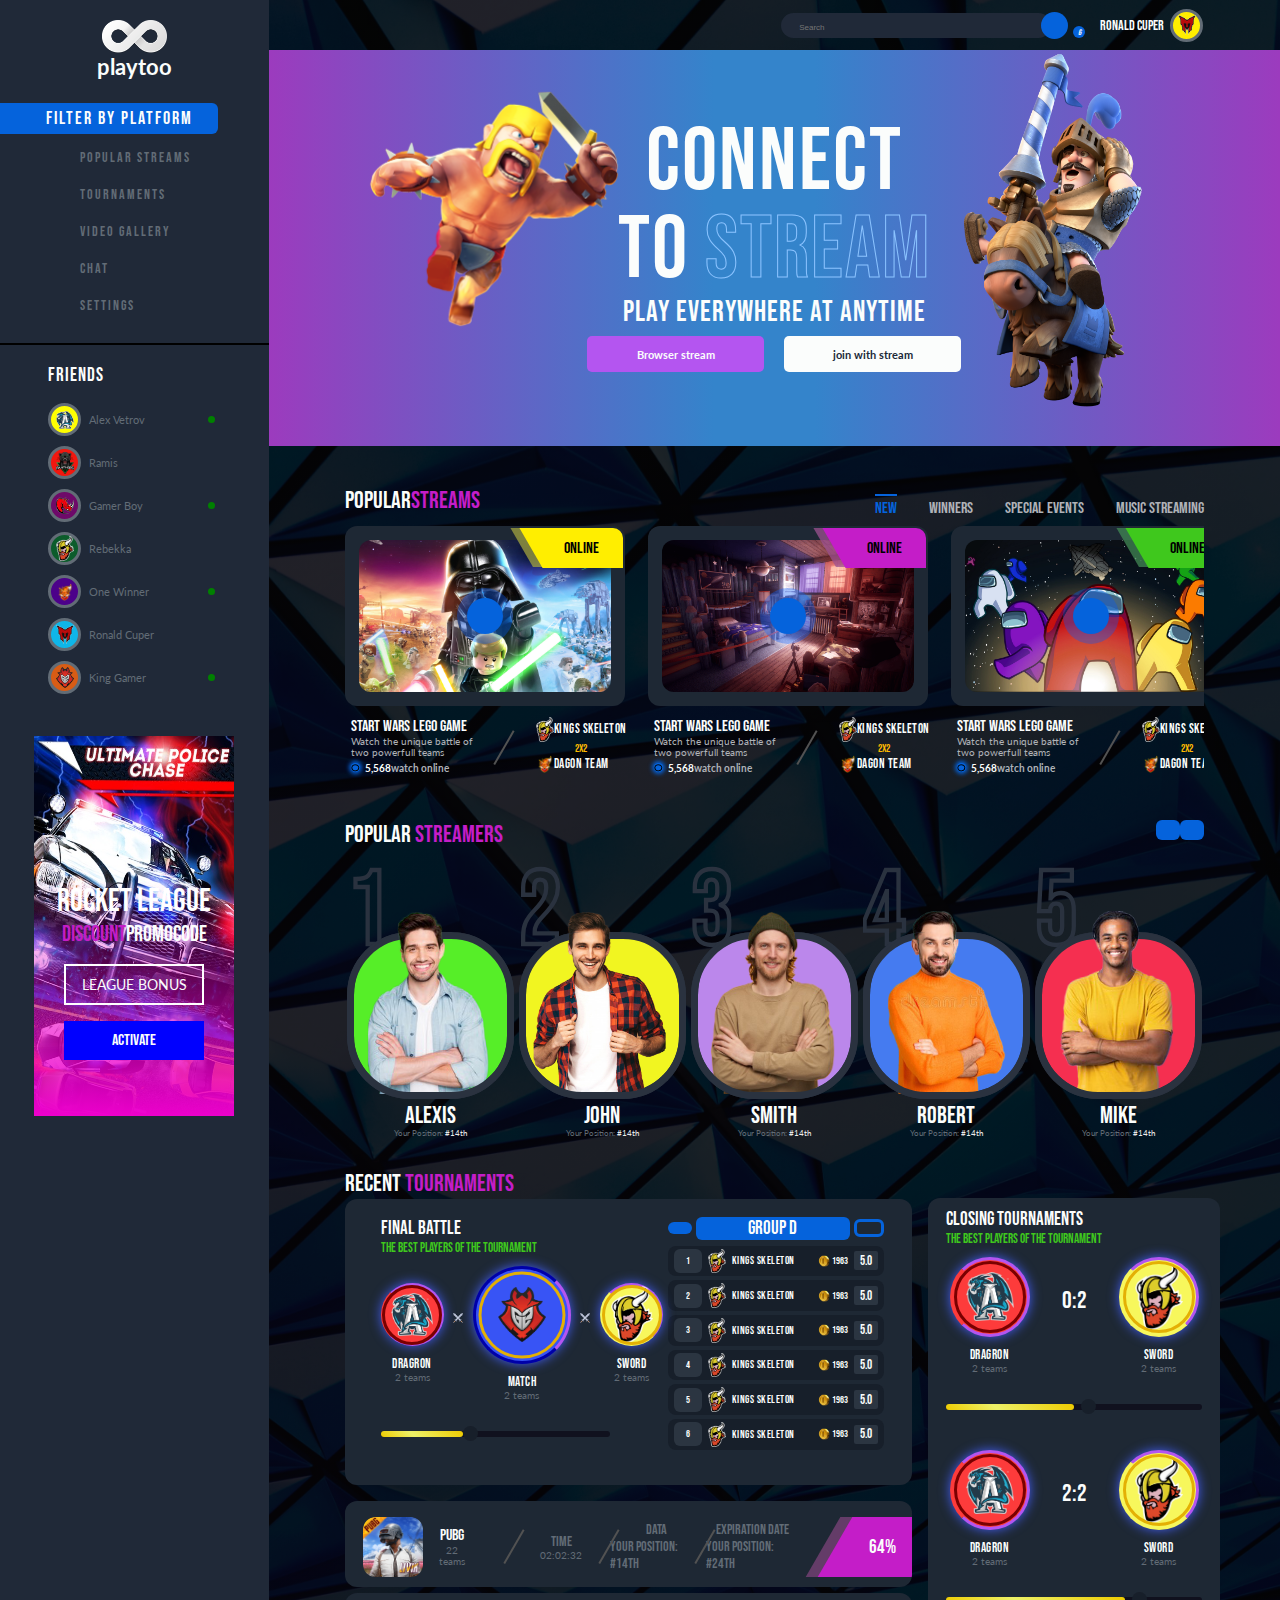
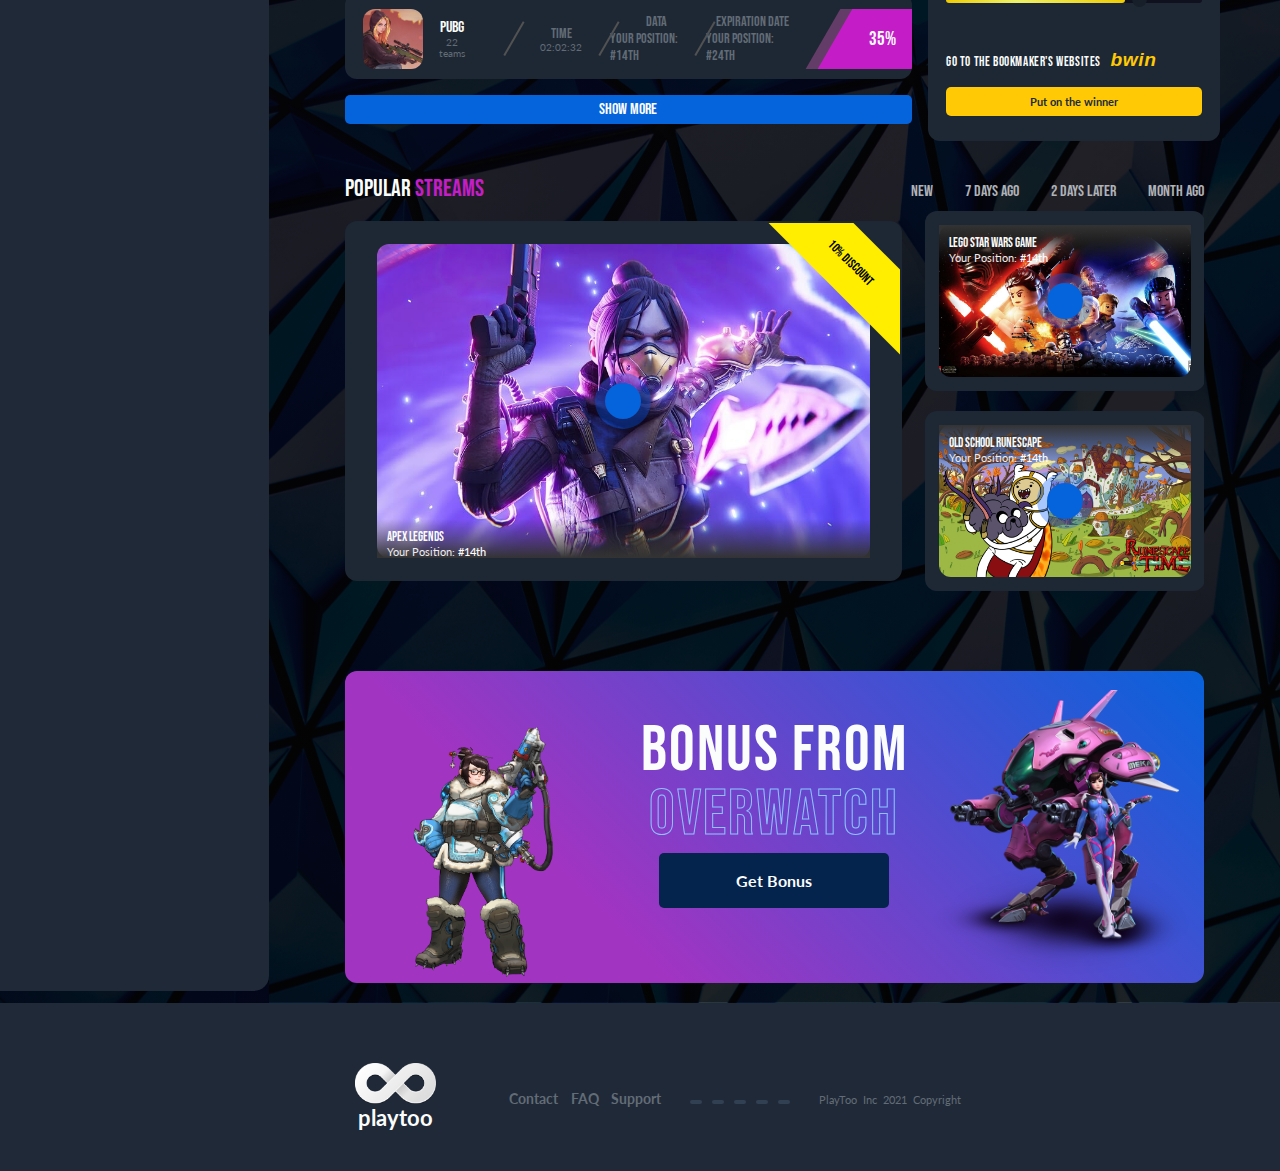
<file: index.html>
<!DOCTYPE html>
<html lang="en">
  <head>
    <meta charset="UTF-8" />
    <meta http-equiv="X-UA-Compatible" content="IE=edge" />
    <meta name="viewport" content="width=device-width, initial-scale=1.0" />
    <link rel="preconnect" href="https://fonts.googleapis.com" />
    <link rel="preconnect" href="https://fonts.gstatic.com" crossorigin />
    <link
      href="https://fonts.googleapis.com/css2?family=Bebas+Neue&family=Lato:ital,wght@0,400;0,900;1,700&display=swap"
      rel="stylesheet"
    />
    <link
      rel="stylesheet"
      href="https://cdnjs.cloudflare.com/ajax/libs/font-awesome/6.0.0-beta3/css/all.min.css"
      integrity="sha512-Fo3rlrZj/k7ujTnHg4CGR2D7kSs0v4LLanw2qksYuRlEzO+tcaEPQogQ0KaoGN26/zrn20ImR1DfuLWnOo7aBA=="
      crossorigin="anonymous"
      referrerpolicy="no-referrer"
    />

    <link rel="icon" type="image/x-icon" href="/images/favicon.png" />
    <link rel="stylesheet" href="style.css" />
    <title>playtoo</title>
  </head>
  <body>
    <input type="checkbox" id="sidebar-btn" class="sidebar-btn" checked />
    <label for="sidebar-btn"></label>
    <div class="gridwhole">
      <main>
        <header>
          <input
            type="text"
            placeholder="Search"
            name="search"
            id="searchbar"
          />
          <a href="#" class="searchbutton"><i class="fas fa-search"></i></a>
          <a href="#" class="notifications"
            ><i class="fas fa-bell"><span class="badge">6</span></i></a
          >

          <a href="#" class="accountholder">
            <span class="profile">
              <p>Ronald Cuper</p>
              <span class="avatar">
                <img src="./images/profilepic (6).png" alt="" />
              </span>
            </span>
          </a>
        </header>

        <div class="banner">
          <div class="bannercontent">
            <h1>connect</h1>
            <h1>to <span>STREAM</span></h1>
            <h6 class="subtitle">PLAy EVERYWHERE AT ANYTIME</h6>

            <div class="banner-btns">
              <a href="#" class="stream">Browser stream</a>
              <a href="#" class="joinwith">join with stream</a>
            </div>
          </div>

          <div class="bannerimg bannerimg-1">
            <img src="./images/pngegg (7).png" alt="" />
          </div>
          <div class="bannerimg bannerimg-2">
            <img src="./images/pngegg (6).png" alt="" />
          </div>
        </div>

        <section class="popular">
          <div class="container">
            <div class="popular-top">
              <h1 class="popular-title">Popular <span> streams</span></h1>

              <input
                class="tab-button"
                type="radio"
                name="popular"
                id="t1"
                checked
              />
              <input class="tab-button" type="radio" name="popular" id="t2" />
              <input class="tab-button" type="radio" name="popular" id="t3" />
              <input class="tab-button" type="radio" name="popular" id="t4" />

              <div class="popular-tabs">
                <label for="t1"
                  ><a href="#"><h4>New</h4></a>
                </label>
                <label for="t2"
                  ><a href="#"><h4>Winners</h4></a></label
                >
                <label for="t3"
                  ><a href="#"><h4>Special Events</h4></a></label
                >
                <label for="t4"
                  ><a href="#"><h4>Music streaming</h4></a></label
                >
              </div>
            </div>
            <div class="popular-content">
              <label class="stream1" for="thumbnail1">
                <input
                  class="radio-button"
                  type="radio"
                  name="radio"
                  id="thumbnail1"
                />
                <div class="popular-thumb">
                  <div class="popular-video">&nbsp;</div>

                  <span class="online-tag"
                    ><span class="tag"> online </span></span
                  >
                  <span class="play-button"
                    ><a href="#"><i class="fas fa-play"></i></a
                  ></span>
                </div>
                <div class="popular-des">
                  <div class="left">
                    <h4>Start wars lego game</h4>
                    <p>
                      Watch the unique battle of<br />
                      two powerfull teams
                    </p>
                    <h6>
                      <div class="dot1">&nbsp;</div>
                      <span>5,568</span>watch online
                    </h6>
                  </div>
                  <div class="middle">&nbsp;</div>
                  <div class="right">
                    <div class="player">
                      <img src="./images/profilepic (4).png" alt="" />
                      <h5>Kings Skeleton</h5>
                    </div>
                    <p class="one2one">2x2</p>
                    <div class="player">
                      <img src="./images/profilepic (5).png" alt="" />
                      <h5>Dagon Team</h5>
                    </div>
                  </div>
                </div>
              </label>

              <label for="thumbnail2" class="stream2">
                <input
                  class="radio-button"
                  type="radio"
                  name="radio"
                  id="thumbnail2"
                />
                <div class="popular-thumb">
                  <div class="popular-video">&nbsp;</div>

                  <span class="online-tag"
                    ><span class="tag"> online </span></span
                  >
                  <span class="play-button"
                    ><a href="#"><i class="fas fa-play"></i></a
                  ></span>
                </div>
                <div class="popular-des">
                  <div class="left">
                    <h4>Start wars lego game</h4>
                    <p>
                      Watch the unique battle of<br />
                      two powerfull teams
                    </p>
                    <h6>
                      <div class="dot1">&nbsp;</div>
                      <span>5,568</span>watch online
                    </h6>
                  </div>
                  <div class="middle">&nbsp;</div>
                  <div class="right">
                    <div class="player">
                      <img src="./images/profilepic (4).png" alt="" />
                      <h5>Kings Skeleton</h5>
                    </div>
                    <p class="one2one">2x2</p>
                    <div class="player">
                      <img src="./images/profilepic (5).png" alt="" />
                      <h5>Dagon Team</h5>
                    </div>
                  </div>
                </div>
              </label>
              <label for="thumbnail3" class="stream3">
                <input
                  class="radio-button"
                  type="radio"
                  name="radio"
                  id="thumbnail3"
                />
                <div class="popular-thumb">
                  <div class="popular-video">&nbsp;</div>

                  <span class="online-tag"
                    ><span class="tag"> online </span></span
                  >
                  <span class="play-button"
                    ><a href="#"><i class="fas fa-play"></i></a
                  ></span>
                </div>
                <div class="popular-des">
                  <div class="left">
                    <h4>Start wars lego game</h4>
                    <p>
                      Watch the unique battle of<br />
                      two powerfull teams
                    </p>
                    <h6>
                      <div class="dot1">&nbsp;</div>
                      <span>5,568</span>watch online
                    </h6>
                  </div>
                  <div class="middle">&nbsp;</div>
                  <div class="right">
                    <div class="player">
                      <img src="./images/profilepic (4).png" alt="" />
                      <h5>Kings Skeleton</h5>
                    </div>
                    <p class="one2one">2x2</p>
                    <div class="player">
                      <img src="./images/profilepic (5).png" alt="" />
                      <h5>Dagon Team</h5>
                    </div>
                  </div>
                </div>
              </label>

              <label class="stream4" for="thumbnail4">
                <input
                  class="radio-button"
                  type="radio"
                  name="radio"
                  id="thumbnail4"
                />
                <div class="popular-thumb">
                  <div class="popular-video">&nbsp;</div>

                  <span class="online-tag"
                    ><span class="tag"> online </span></span
                  >
                  <span class="play-button"
                    ><a href="#"><i class="fas fa-play"></i></a
                  ></span>
                </div>
                <div class="popular-des">
                  <div class="left">
                    <h4>Start wars lego game</h4>
                    <p>
                      Watch the unique battle of<br />
                      two powerfull teams
                    </p>
                    <h6>
                      <div class="dot1">&nbsp;</div>
                      <span>5,568</span>watch online
                    </h6>
                  </div>
                  <div class="middle">&nbsp;</div>
                  <div class="right">
                    <div class="player">
                      <img src="./images/profilepic (4).png" alt="" />
                      <h5>Kings Skeleton</h5>
                    </div>
                    <p class="one2one">2x2</p>
                    <div class="player">
                      <img src="./images/profilepic (5).png" alt="" />
                      <h5>Dagon Team</h5>
                    </div>
                  </div>
                </div>
              </label>
            </div>
          </div>
        </section>

        <section class="streamers">
          <div class="container">
            <h1 class="streamers-title">Popular <span>streamers</span></h1>
            <a href="" class="stream-control"
              ><i class="fa fa-chevron-right"></i></a
            ><a href="" class="stream-control"
              ><i class="fa fa-chevron-left"></i
            ></a>
            <div class="slider">
              <input id="rad1" type="radio" name="rad" checked />
              <div class="box">
                <h1>1</h1>
                <div class="tap">
                  <img src="./images/guy1.png" alt="" />
                </div>
                <div class="tapp"></div>
                <img src="./images/guy1.png" alt="" />

                <h2>Alexis</h2>
                <h6>
                  Your Position:
                  <span>#14th</span>
                </h6>
                <label for="rad5"><i class="fa fa-chevron-left"></i></label>
                <label for="rad2"><i class="fa fa-chevron-right"></i></label>
              </div>

              <input id="rad2" type="radio" name="rad" />
              <div class="box">
                <h1>2</h1>
                <div class="tap">
                  <img src="./images/c2.png" alt="" />
                </div>
                <div class="tapp"></div>
                <img src="./images/c2.png" alt="" />
                <h2>John</h2>
                <h6>
                  Your Position:
                  <span>#14th</span>
                </h6>

                <label for="rad1"><i class="fa fa-chevron-left"></i></label>
                <label for="rad3"><i class="fa fa-chevron-right"></i></label>
              </div>

              <input id="rad3" type="radio" name="rad" />
              <div class="box">
                <h1>3</h1>
                <div class="tap">
                  <img src="./images/c3.png" alt="" />
                </div>
                <div class="tapp"></div>
                <img src="./images/c3.png" alt="" />
                <h2>smith</h2>
                <h6>
                  Your Position:
                  <span>#14th</span>
                </h6>
                <label for="rad2"><i class="fa fa-chevron-left"></i></label>
                <label for="rad4"><i class="fa fa-chevron-right"></i></label>
              </div>

              <input id="rad4" type="radio" name="rad" />
              <div class="box">
                <h1>4</h1>
                <div class="tap">
                  <img src="./images/c4.png" alt="" />
                </div>
                <div class="tapp"></div>
                <img src="./images/c4.png" alt="" />
                <h2>Robert</h2>
                <h6>
                  Your Position:
                  <span>#14th</span>
                </h6>
                <label for="rad3"><i class="fa fa-chevron-left"></i></label>
                <label for="rad5"><i class="fa fa-chevron-right"></i></label>
              </div>

              <input id="rad5" type="radio" name="rad" />
              <div class="box">
                <h1>5</h1>
                <div class="tap">
                  <img src="./images/c5.png" alt="" />
                </div>
                <div class="tapp"></div>
                <img src="./images/c5.png" alt="" />
                <h2>mike</h2>
                <h6>
                  Your Position:
                  <span>#14th</span>
                </h6>

                <label for="rad4"><i class="fa fa-chevron-left"></i></label>
                <label for="rad1"><i class="fa fa-chevron-right"></i></label>
              </div>
            </div>
          </div>
        </section>

        <section class="tournaments">
          <div class="container">
            <h1 class="tour-title">Recent<span> Tournaments</span></h1>

            <div class="tour-grid">
              <div class="tour-idam">
                <div class="box1">
                  <div class="finalbattle">
                    <h2 class="final-title">Final Battle</h2>
                    <p>The Best Players of the tournament</p>
                    <div class="battleshow">
                      <div class="bat-left">
                        <div class="circle cir-left">
                          <img src="./images/profilepic (3).png" alt="" />
                        </div>

                        <h4>Dragron</h4>
                        <p>2 teams</p>
                      </div>
                      <div class="between">
                        <img src="./images/sword.png" alt="" />
                      </div>
                      <div class="bat-middle">
                        <div class="circle cir-middle">
                          <img src="./images/profilepic (7).png" alt="" />
                        </div>
                        <h4>Match</h4>
                        <p>2 teams</p>
                      </div>
                      <div class="between">
                        <img src="./images/sword.png" alt="" />
                      </div>
                      <div class="bat-right">
                        <div class="circle cir-right">
                          <img src="./images/profilepic (4).png" alt="" />
                        </div>
                        <h4>Sword</h4>
                        <p>2 teams</p>
                      </div>
                    </div>
                    <div class="progress-bar">
                      <div class="progressing" per="Time"></div>
                      <span class="pointer"
                        ><i class="fas fa-stopwatch"></i
                      ></span>
                    </div>
                  </div>
                  <div class="winner-list">
                    <div class="list-header">
                      <div class="idam"><i class="fa fa-chevron-left"></i></div>
                      <div class="nadu">
                        <h2 class="list-title">GROUP D</h2>
                      </div>
                      <div class="valam">
                        <i class="fa fa-chevron-right"></i>
                      </div>
                    </div>
                    <div class="player-list">
                      <div class="playno"><p>1</p></div>
                      <div class="player">
                        <img src="./images/profilepic (4).png" alt="" />
                        <h5>Kings Skeleton</h5>
                      </div>
                      <div class="coins">
                        <img
                          src="./images/purepng.com-gold-coinsflatcoinsroundmetalgoldclipart-1421526479679crdnh.png"
                          alt=""
                        />
                        <p>1963</p>
                      </div>
                      <div class="rank"><p>5.0</p></div>
                    </div>

                    <div class="player-list">
                      <div class="playno"><p>2</p></div>
                      <div class="player">
                        <img src="./images/profilepic (4).png" alt="" />
                        <h5>Kings Skeleton</h5>
                      </div>
                      <div class="coins">
                        <img
                          src="./images/purepng.com-gold-coinsflatcoinsroundmetalgoldclipart-1421526479679crdnh.png"
                          alt=""
                        />
                        <p>1963</p>
                      </div>
                      <div class="rank">5.0</div>
                    </div>

                    <div class="player-list">
                      <div class="playno"><p>3</p></div>
                      <div class="player">
                        <img src="./images/profilepic (4).png" alt="" />
                        <h5>Kings Skeleton</h5>
                      </div>
                      <div class="coins">
                        <img
                          src="./images/purepng.com-gold-coinsflatcoinsroundmetalgoldclipart-1421526479679crdnh.png"
                          alt=""
                        />
                        <p>1963</p>
                      </div>
                      <div class="rank">5.0</div>
                    </div>

                    <div class="player-list">
                      <div class="playno"><p>4</p></div>
                      <div class="player">
                        <img src="./images/profilepic (4).png" alt="" />
                        <h5>Kings Skeleton</h5>
                      </div>
                      <div class="coins">
                        <img
                          src="./images/purepng.com-gold-coinsflatcoinsroundmetalgoldclipart-1421526479679crdnh.png"
                          alt=""
                        />
                        <p>1963</p>
                      </div>
                      <div class="rank">5.0</div>
                    </div>

                    <div class="player-list">
                      <div class="playno"><p>5</p></div>
                      <div class="player">
                        <img src="./images/profilepic (4).png" alt="" />
                        <h5>Kings Skeleton</h5>
                      </div>
                      <div class="coins">
                        <img
                          src="./images/purepng.com-gold-coinsflatcoinsroundmetalgoldclipart-1421526479679crdnh.png"
                          alt=""
                        />
                        <p>1963</p>
                      </div>
                      <div class="rank">5.0</div>
                    </div>

                    <div class="player-list">
                      <div class="playno"><p>6</p></div>
                      <div class="player">
                        <img src="./images/profilepic (4).png" alt="" />
                        <h5>Kings Skeleton</h5>
                      </div>
                      <div class="coins">
                        <img
                          src="./images/purepng.com-gold-coinsflatcoinsroundmetalgoldclipart-1421526479679crdnh.png"
                          alt=""
                        />
                        <p>1963</p>
                      </div>
                      <div class="rank">5.0</div>
                    </div>
                  </div>
                </div>
                <div class="box2">
                  <div class="records">
                    <div class="games">
                      <img src="./images/icon_logo.png" alt="" />
                      <div class="caption-games">
                        <h4 class="game-name">PUBG</h4>
                        <p>22 teams</p>
                      </div>
                    </div>
                    <div class="middle mid-1">&nbsp;</div>
                    <div class="timer">
                      <h6>TIME</h6>
                      <p>02:02:32</p>
                    </div>
                    <div class="middle">&nbsp;</div>
                    <div class="data">
                      <h6>DATA</h6>
                      <h6 class="pos">
                        Your Position:
                        <span>#14th</span>
                      </h6>
                    </div>
                    <div class="middle mid-1">&nbsp;</div>
                    <div class="expiration">
                      <h6>EXPIRATION DATE</h6>
                      <h6 class="pos">
                        Your Position:
                        <span>#24th</span>
                      </h6>
                    </div>
                    <div class="percentage"><h3>64%</h3></div>
                  </div>

                  <div class="records">
                    <div class="games">
                      <img src="./images/abwr9J.jpg" alt="" />
                      <div class="caption-games">
                        <h4 class="game-name">PUBG</h4>
                        <p>22 teams</p>
                      </div>
                    </div>
                    <div class="middle mid-1">&nbsp;</div>
                    <div class="timer">
                      <h6>TIME</h6>
                      <p>02:02:32</p>
                    </div>
                    <div class="middle">&nbsp;</div>
                    <div class="data">
                      <h6>DATA</h6>
                      <h6 class="pos">
                        Your Position:
                        <span>#14th</span>
                      </h6>
                    </div>
                    <div class="middle mid-1">&nbsp;</div>
                    <div class="expiration">
                      <h6>EXPIRATION DATE</h6>
                      <h6 class="pos">
                        Your Position:
                        <span>#24th</span>
                      </h6>
                    </div>
                    <div class="percentage"><h3>35%</h3></div>
                  </div>

                  <div class="showmore">show more</div>
                </div>
              </div>
              <div class="closing-tournament">
                <h2 class="closing-title">Closing Tournaments</h2>
                <p>The Best Players of the tournament</p>

                <div class="closing-show">
                  <div class="close-left">
                    <div class="circle cir-left">
                      <img src="./images/profilepic (3).png" alt="" />
                    </div>

                    <h4>Dragron</h4>
                    <p>2 teams</p>
                  </div>
                  <div class="between"><h2>0:2</h2></div>
                  <div class="close-right">
                    <div class="circle cir-right">
                      <img src="./images/profilepic (4).png" alt="" />
                    </div>
                    <h4>Sword</h4>
                    <p>2 teams</p>
                  </div>
                </div>
                <div class="progress-bar">
                  <div class="progressing pro-2" per="Time"></div>
                  <span class="pointer ter-2"
                    ><i class="fas fa-stopwatch"></i
                  ></span>
                </div>
                <div class="closing-show">
                  <div class="close-left">
                    <div class="circle cir-left">
                      <img src="./images/profilepic (3).png" alt="" />
                    </div>

                    <h4>Dragron</h4>
                    <p>2 teams</p>
                  </div>
                  <div class="between"><h2>2:2</h2></div>
                  <div class="close-right">
                    <div class="circle cir-right">
                      <img src="./images/profilepic (4).png" alt="" />
                    </div>
                    <h4>Sword</h4>
                    <p>2 teams</p>
                  </div>
                </div>
                <div class="progress-bar">
                  <div class="progressing pro-3" per="Time"></div>
                  <span class="pointer ter-3"
                    ><i class="fas fa-stopwatch"></i
                  ></span>
                </div>
                <h5>Go to the bookmaker's websites <span>bwin</span></h5>
                <a href="#" class="winner-btn">Put on the winner</a>
              </div>
            </div>
          </div>
        </section>

        <section class="bottom" id="bottom">
          <div class="container">
            <div class="bottom-top">
              <h1 class="bottom-title">Popular <span>streams</span></h1>
              <ul class="bottom-tabs">
                <li><a href="#bottom">New</a></li>
                <li><a href="#bottom">7 days ago</a></li>
                <li><a href="#bottom">2 days later</a></li>
                <li><a href="#bottom">Month ago</a></li>
              </ul>
            </div>
            <div class="bottom-content">
              <label class="bot1" for="thumb1">
                <input
                  class="radio-button"
                  type="radio"
                  name="radio"
                  id="thumb1"
                />
                <div class="bottom-thumb">
                  <div class="bottom-video">
                    <div class="bot-overlay">
                      <h5>APEX LEGENDS</h5>
                      <h6>
                        Your Position:
                        <span>#14th</span>
                      </h6>
                    </div>
                  </div>

                  <span class="discount-tag"
                    ><span class="tagg"> 10% Discount </span></span
                  >
                  <span class="play-button"
                    ><a href="#"><i class="fas fa-play"></i></a
                  ></span>
                </div>
              </label>

              <label class="bot2" for="thumb2">
                <input
                  class="radio-button"
                  type="radio"
                  name="radio"
                  id="thumb2"
                />
                <div class="bottom-thumb">
                  <div class="bottom-video">
                    <div class="bottom-overlay">
                      <h5>LEGO Star wars Game</h5>
                      <h6>
                        Your Position:
                        <span>#14th</span>
                      </h6>
                    </div>
                  </div>

                  <span class="play-button"
                    ><a href="#"><i class="fas fa-play"></i></a
                  ></span>
                </div>
              </label>

              <label class="bot3" for="thumb3">
                <input
                  class="radio-button"
                  type="radio"
                  name="radio"
                  id="thumb3"
                />
                <div class="bottom-thumb">
                  <div class="bottom-video">
                    <div class="bottom-overlay">
                      <h5>OLD SCHOOL RUNESCAPE</h5>
                      <h6>
                        Your Position:
                        <span>#14th</span>
                      </h6>
                    </div>
                  </div>

                  <span class="play-button"
                    ><a href="#"><i class="fas fa-play"></i></a
                  ></span>
                </div>
              </label>
            </div>
          </div>
        </section>

        <section class="bot-banner">
          <div class="container">
            <div class="poster">
              <h1>BONUS FROM</h1>
              <h1>OVERWATCH</h1>
              <a href="#" class="bonus">Get Bonus</a>

              <img src="./images/mei.png" alt="" />
              <img src="./images/pngwing.com (1).png" alt="" />
            </div>
          </div>
        </section>
      </main>

      <aside class="sidebar">
        <div class="logo">
          <img
            src="./images/178-1786336_white-infinity-symbol-png-clipart-freeuse-library-infinity.png"
            alt=""
            class="logo__img"
          />
          <h1 class="logo__name">playtoo</h1>
        </div>

        <ul class="nav">
          <li>
            <a href="#">
              <span>Filter by platform</span>
            </a>
          </li>
          <li>
            <a href="#">
              <i class="fas fa-play-circle"></i>
              <span>Popular Streams</span>
            </a>
          </li>
          <li>
            <a href="#">
              <i class="fas fa-trophy"></i>
              <span>Tournaments</span>
            </a>
          </li>
          <li>
            <a href="#">
              <i class="fas fa-image"></i>
              <span>video gallery</span>
            </a>
          </li>
          <li>
            <a href="#">
              <i class="fab fa-rocketchat"></i>
              <span>chat</span>
            </a>
          </li>
          <li>
            <a href="#">
              <i class="fas fa-cogs"></i>
              <span>settings</span>
            </a>
          </li>
        </ul>
        <div class="friendslist">
          <h3>Friends</h3>

          <ul>
            <li>
              <a href="#">
                <span class="profile">
                  <span class="avatar">
                    <img src="./images/profilepic (3).png" alt="" />
                  </span>
                  <p>Alex Vetrov</p>
                </span>
                <span class="indicator"></span>
              </a>
            </li>
            <li>
              <a href="#">
                <span class="profile">
                  <span class="avatar">
                    <img src="./images/profilepic (1).png" alt="" />
                  </span>
                  <p>Ramis</p></span
                >
                <span class="indicator"><i class="fas fa-wifi"></i></span>
              </a>
            </li>
            <li>
              <a href="#">
                <span class="profile">
                  <span class="avatar">
                    <img src="./images/profilepic (2).png" alt="" />
                  </span>
                  <p>Gamer Boy</p></span
                >
                <span class="indicator"></span>
              </a>
            </li>
            <li>
              <a href="#">
                <span class="profile">
                  <span class="avatar">
                    <img src="./images/profilepic (4).png" alt="" />
                  </span>
                  <p>Rebekka</p></span
                >
                <span class="indicator"><i class="fas fa-wifi"></i></span>
              </a>
            </li>
            <li>
              <a href="#">
                <span class="profile">
                  <span class="avatar">
                    <img src="./images/profilepic (5).png" alt="" />
                  </span>
                  <p>One Winner</p></span
                >
                <span class="indicator"></span>
              </a>
            </li>
            <li>
              <a href="#">
                <span class="profile">
                  <span class="avatar">
                    <img src="./images/profilepic (6).png" alt="" />
                  </span>
                  <p>Ronald Cuper</p></span
                >
                <span class="indicator"><i class="fas fa-wifi"></i></span>
              </a>
            </li>
            <li>
              <a href="#">
                <span class="profile">
                  <span class="avatar">
                    <img src="./images/profilepic (7).png" alt="" />
                  </span>
                  <p>King Gamer</p></span
                >
                <span class="indicator"></span>
              </a>
            </li>
          </ul>
        </div>
        <div class="ad">
          <img src="./images/a.jpeg" alt="#" />
          <div class="ad-overlay">
            <h1 class="ad-title">Rocket league</h1>
            <h3 class="ad-subtitle"><span>discount</span>Promocode</h3>
            <span><a href="#" class="league">League Bonus</a></span>
            <span><a href="#" class="activate">Activate</a></span>
          </div>
        </div>
      </aside>
      <div class="footer">
        <div class="logo">
          <img
            src="./images/178-1786336_white-infinity-symbol-png-clipart-freeuse-library-infinity.png"
            alt=""
            class="logo__img"
          />
          <h1 class="logo__name">playtoo</h1>
        </div>

        <ul class="footer-links">
          <li>
            <a href="#">
              <span>Contact</span>
            </a>
          </li>
          <li>
            <a href="#">
              <span>FAQ</span>
            </a>
          </li>
          <li>
            <a href="#">
              <span>Support</span>
            </a>
          </li>
        </ul>
        <div class="social-media">
          <a href="#"><i class="fab fa-twitter"></i></a
          ><a href="#"><i class="fab fa-youtube"></i></a
          ><a href="#"><i class="fab fa-facebook-f"></i></a
          ><a href="#"><i class="fab fa-instagram"></i></a
          ><a href="#"><i class="fab fa-linkedin-in"></i></a>
        </div>

        <p>PlayToo Inc 2021 Copyright</p>
      </div>
    </div>
    <div class="overlay">&nbsp;</div>
  </body>
</html>
</file>
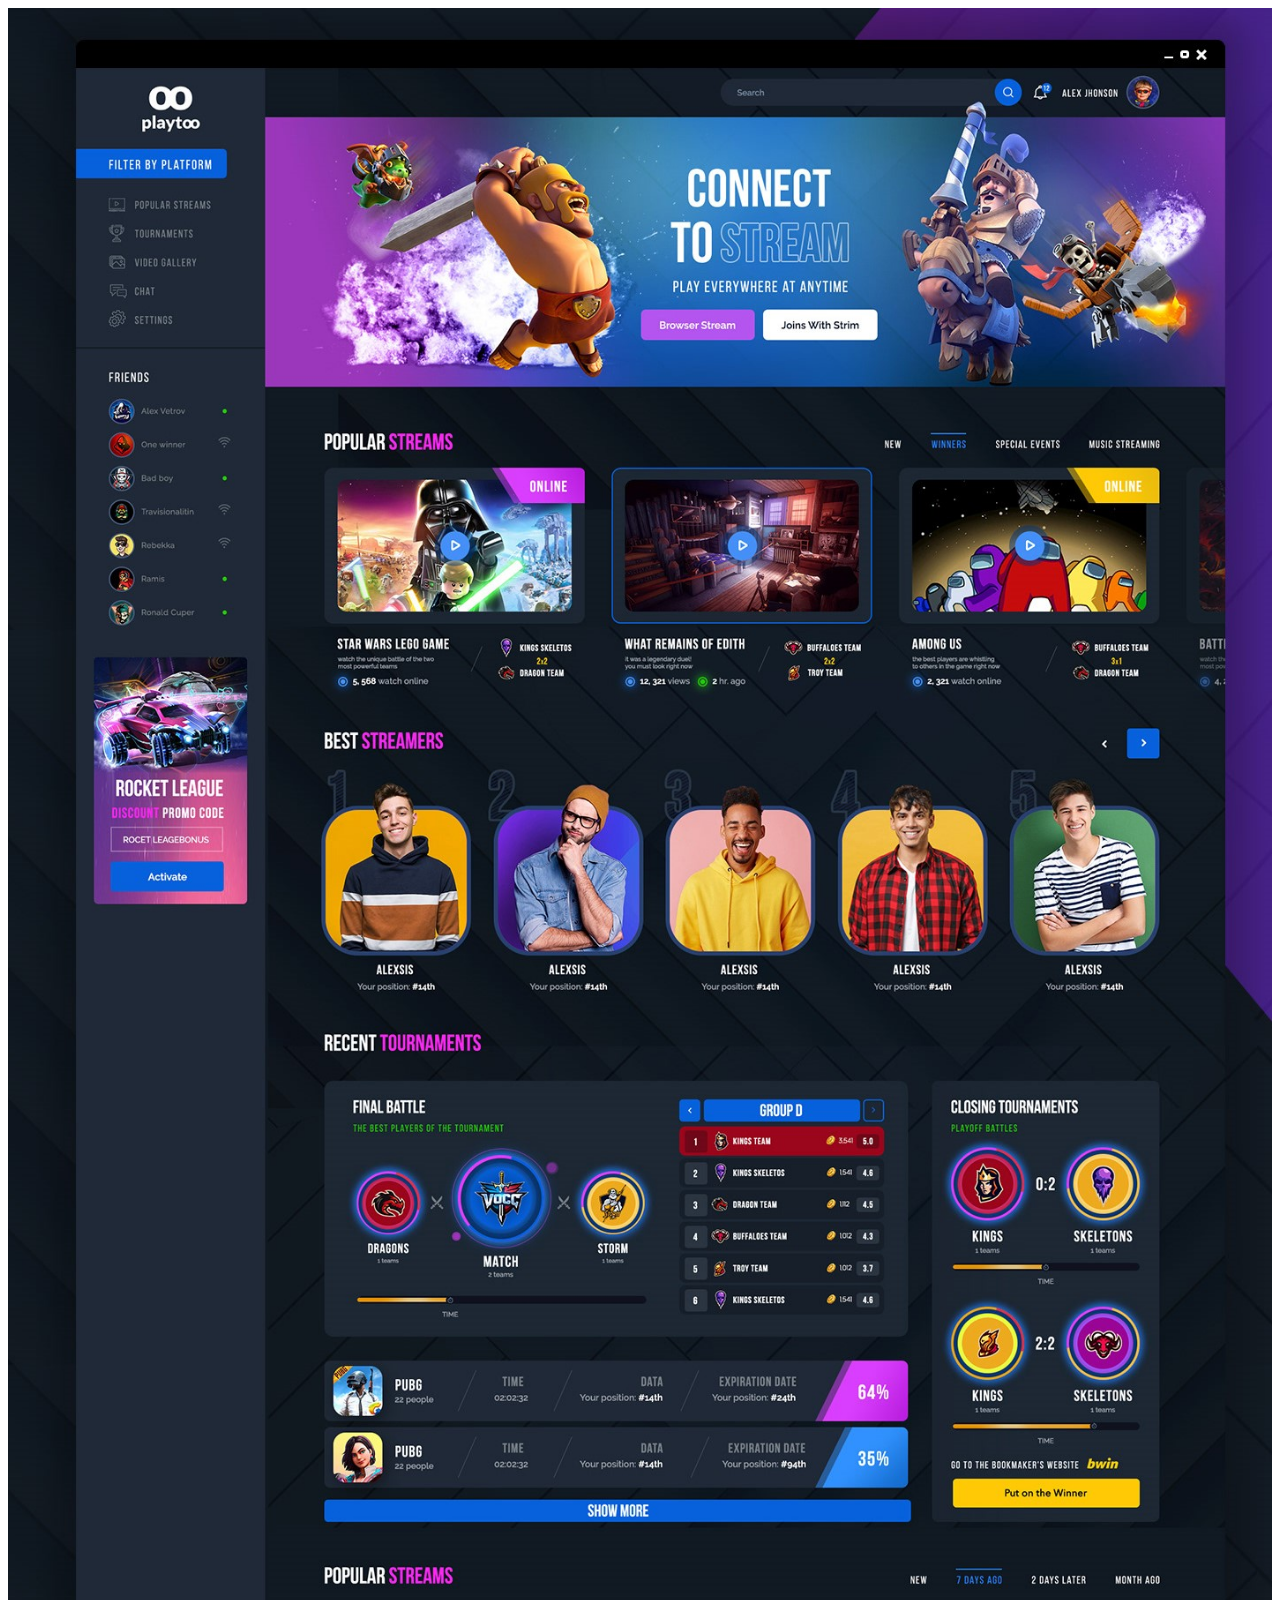
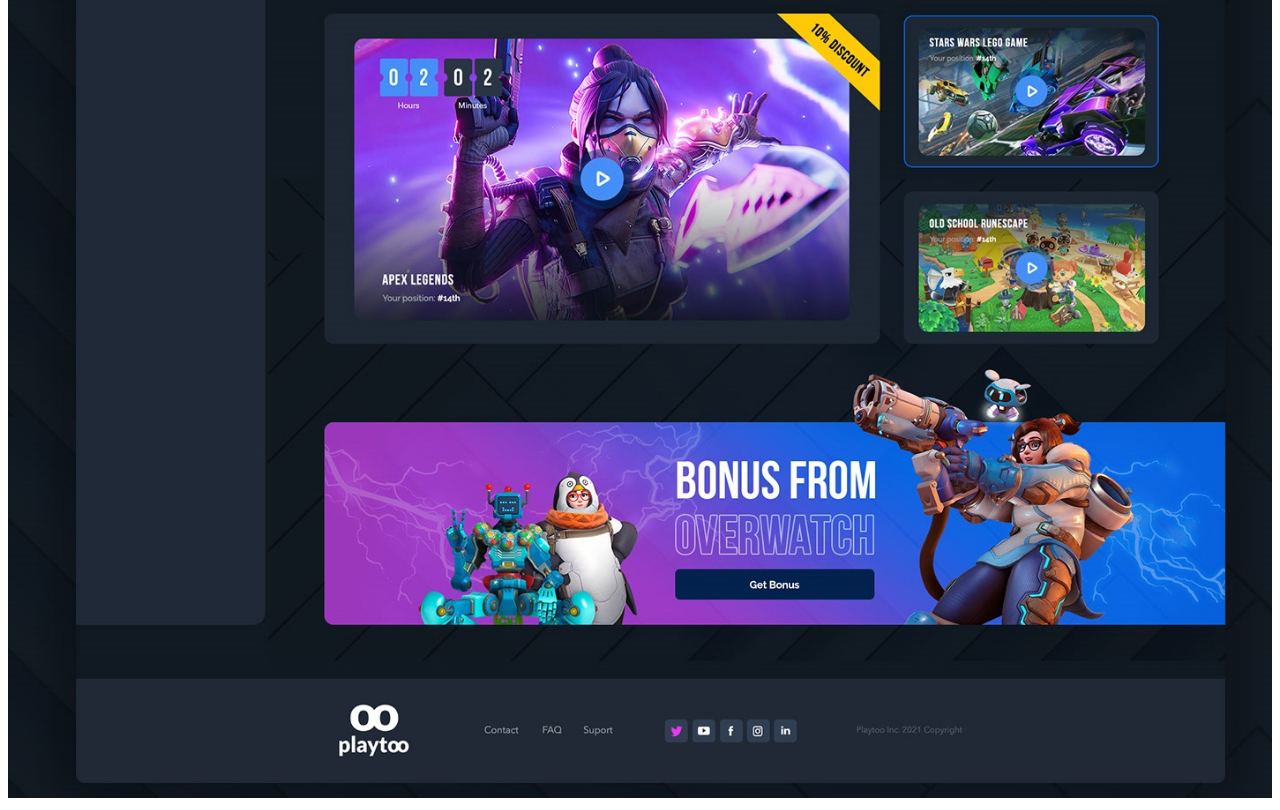
<file: image.html>
<!DOCTYPE html>
<html lang="en">
  <head>
    <meta charset="UTF-8" />
    <meta http-equiv="X-UA-Compatible" content="IE=edge" />
    <meta name="viewport" content="width=device-width, initial-scale=1.0" />
    <title>Document</title>
  </head>
  <body>
    <img src="./f21a2f79729625.6115113b99783.jpg" alt="" style="width: 100%" />
  </body>
</html>
</file>
<file: style.css>
* {
  margin: 0;
  padding: 0;
  text-decoration: none;
  box-sizing: border-box;
}

:root {
  --prowidth1: 36%;
  --prowidth2: 50%;
  --prowidth3: 70%;
}

body {
  font-family: 'Bebas Neue', cursive;
}
.container {
  width: 90vw;
  margin: 0 auto;
}

.gridwhole {
  overflow: hidden;
  display: block;
}

.side-bot {
  display: none;
}

#searchbar {
  display: none;
}
/*
#menu {
  position: absolute;
  opacity: 0;
  visibility: hidden;
}

#menu:checked ~ .menu {
  left: 82vw;
}
#menu:checked ~ .sidebar {
  display: block;
}
.menu {
  display: flex;
  flex-direction: column;
  justify-content: center;
  align-items: center;
  position: fixed;
  width: 30px;
  height: 30px;
  padding: 2px;
  z-index: 1000;
  border-radius: 3px;
  background-color: #202938;
}

.menu span {
  display: block;
  width: 25px;
  height: 3px;

  margin-bottom: 3px;
  position: relative;
  background: #626c76;
  border-radius: 3px;
  z-index: 1;
}
.menu:hover span {
  background: white;
} */
.sidebar {
  position: fixed;
  background: #202938;
  width: 82vw;
  display: block;
  height: 100vh;
  top: 0;
  left: -82vw;
  z-index: 1;

  padding-top: 20px;

  overflow: hidden;
  transition: all 0.3s linear;
}

.logo {
  width: 40%;
  display: flex;
  flex-direction: column;
  align-items: center;
  margin: 0 auto;
  margin-bottom: 18px;
}
.logo__img {
  width: 60%;
  max-width: 81px;
}
.logo__name {
  font-family: 'Lato', sans-serif;
  font-size: 1.4rem;
  color: #fbfdfc;
}

.nav {
  align-self: stretch;
  display: flex;
  flex-direction: column;
  align-items: flex-start;
  justify-content: space-between;
  padding-bottom: 1.2rem;
  border-bottom: 2px solid black;
}

.nav li {
  display: flex;
  width: 100%;
  justify-content: flex-start;
  align-items: center;
  text-align: left;
  font-size: 0.9rem;
  padding-left: 18%;
  letter-spacing: 2px;

  padding-top: 5px;
  padding-bottom: 5px;
  margin: 5px 0;
  z-index: 10;
  transition: 0.1s ease-in all;
}
.nav li:nth-child(1) {
  display: flex;
  width: 81%;

  padding-left: 8%;
  font-size: 1.1rem;
  background-color: #0563dc;
  justify-content: center;
  align-items: center;
  text-align: center;
  border-top-right-radius: 6px;
  border-bottom-right-radius: 6px;
}
.nav li:nth-child(1) a {
  color: #fbfdfc;
}

.nav li a i {
  font-size: 1.3rem;
  width: 2rem;
}

.nav li a {
  display: flex;
  justify-content: space-between;
  align-items: center;
  color: #626c76;
}

.nav li:hover a {
  color: #fbfdfc;
}

.friendslist {
  position: relative;
  padding-top: 1.2rem;
  width: 100%;
  padding-left: 18%;
}

.friendslist h3 {
  color: #fbfdfc;
  font-size: 1.2rem;
  font-weight: 400;
  letter-spacing: 1px;
  margin-bottom: 6px;
}

.friendslist ul {
  width: 81%;
  margin-top: 6px;
  height: 130px;
  max-height: 400px;
  overflow-y: scroll;
}

.friendslist ul::-webkit-scrollbar {
  width: 3px;
}
.friendslist ul::-webkit-scrollbar-thumb,
.popular-content::-webkit-scrollbar-thumb {
  background: #626c76;
  border-radius: 1.5px;
}
.friendslist ul::-webkit-scrollbar-thumb:hover {
  background: #0563dc;
}

.friendslist ul li {
  margin: 10px 0;
  list-style: none;
}

.friendslist ul li a {
  display: flex;
  flex-direction: row;
  justify-content: space-between;
  align-items: center;
  list-style: none;
  color: #626c76;
}
.friendslist ul li a .profile {
  display: flex;
  flex-direction: row;
  justify-content: flex-start;
  align-items: center;
  list-style: none;
}
.friendslist ul li a .avatar {
  width: 33px;
  height: 33px;
  border-radius: 50%;
  border: 3px solid #626c76;
  display: flex;
  justify-content: center;
  align-items: center;
}
.friendslist ul li:nth-child(1) a .avatar {
  background-color: yellow;
}
.friendslist ul li:nth-child(2) a .avatar {
  background-color: rgb(241, 23, 15);
}
.friendslist ul li:nth-child(3) a .avatar {
  background-color: rgb(110, 9, 105);
}
.friendslist ul li:nth-child(4) a .avatar {
  background-color: rgb(12, 92, 43);
}
.friendslist ul li:nth-child(5) a .avatar {
  background-color: rgb(76, 1, 138);
}
.friendslist ul li:nth-child(6) a .avatar {
  background-color: rgb(15, 182, 233);
}
.friendslist ul li:nth-child(7) a .avatar {
  background-color: rgb(216, 92, 21);
}
.friendslist ul li a .avatar img {
  width: 18px;
}

.friendslist ul li a p {
  font-family: 'Lato';
  text-align: left;
  font-size: 0.7rem;
  margin-left: 8px;
}
.friendslist ul li a:hover p {
  font-size: 1rem;
  color: #fbfdfc;
}
.friendslist ul li a:hover .avatar {
  border-color: #0563dc;
}
.friendslist ul li:nth-child(odd) a .indicator {
  justify-self: flex-end;
  width: 7px;
  height: 7px;
  border-radius: 50%;
  margin-right: 12px;
  background-color: green;
}
.friendslist ul li:nth-child(even) a .indicator {
  margin-right: 9px;
  color: #626c76;
  font-size: 0.7rem;
}
.ad {
  display: none;
}

.overlay {
  position: absolute;
  background: rgba(24, 24, 56, 0.493);
  top: 0;
  right: 0;
  width: 100%;
  height: 100%;
  display: none;
  transition: all 0.3s linear;
}

body {
  position: relative;
  background: linear-gradient(
      320deg,
      rgba(0, 0, 0, 0.842) 0%,
      rgba(0, 0, 0, 0.822) 100%
    ),
    url('./images/scott-webb-aHhhdKUP77M-unsplash.jpg');
  background-position: right;
  background-repeat: no-repeat;
  background-size: cover;

  width: 100%;
}

.sidebar-btn {
  position: absolute;
  clip: rect(0, 0, 0, 0);
  background-color: #afb2b7;
}
label[for='sidebar-btn'] {
  position: fixed;
  left: 12px;
  top: 12px;
  z-index: 1000;
  height: 27px;
  width: 27px;
  cursor: pointer;
  background-image: url("data:image/svg+xml;utf8,<svg xmlns='http://www.w3.org/2000/svg' xmlns:xlink='http://www.w3.org/1999/xlink' version='1.1' x='0px' y='0px' width='30px' height='30px' viewBox='0 0 30 30' enable-background='new 0 0 30 30' xml:space='preserve'><rect style='fill:rgb(255,255,255)' width='15' height='3'/><rect style='fill:rgb(255,255,255)' y='8' width='20' height='3'/><rect style='fill:rgb(255,255,255)' y='16' width='25' height='3'/></svg>");
  background-size: contain;
}

.sidebar-btn:not(:checked) ~ .gridwhole > .sidebar {
  left: 0;
}
.sidebar-btn:not(:checked) ~ .overlay {
  display: block;
}

main {
  position: relative;
  background: linear-gradient(
      320deg,
      rgba(0, 0, 0, 0.842) 0%,
      rgba(0, 0, 0, 0.822) 100%
    ),
    url('./images/scott-webb-aHhhdKUP77M-unsplash.jpg');
  background-position: right;
  background-repeat: no-repeat;
  background-size: cover;

  width: 100%;
  padding-bottom: 20px;
}

header {
  height: 50px;
  width: 100%;

  display: flex;
  justify-content: flex-end;
  align-items: center;
  padding-right: 2vw;
}
header a {
  text-decoration: none;
  color: #fbfdfc;
  font-size: 0.9rem;
  margin-left: 10px;
}

header a .profile {
  display: flex;
  flex-direction: row;
  justify-content: flex-end;
  align-items: center;
  list-style: none;
}
header a .avatar {
  width: 33px;
  height: 33px;
  border-radius: 50%;
  border: 3px solid #626c76;
  margin-left: 6px;
  display: flex;
  justify-content: center;
  align-items: center;
  background-color: rgb(255, 238, 0);
}
header a .avatar img {
  width: 18px;
}

header .notifications {
  position: relative;
  padding: 6px;
  font-size: 1rem;
}

.notifications .badge {
  display: flex;
  justify-content: center;
  align-items: center;
  position: absolute;
  top: 7px;
  right: 5px;
  width: 12px;
  height: 12px;

  border-radius: 50%;
  background-color: #0563dc;
  color: #fff;
  font-size: 0.5rem;
}

.searchbutton {
  width: 27px;
  height: 27px;
  background-color: #0563dc;
  color: white;
  border-radius: 50%;
  font-size: 0.8rem;
  display: flex;
  justify-content: center;
  align-items: center;
}

/********Banner Start******/
.banner {
  width: 100%;
  height: 33vh;
  background: linear-gradient(
    90deg,
    rgba(156, 59, 190, 1) 0%,
    rgba(52, 132, 203, 1) 44%,
    rgba(52, 132, 203, 1) 54%,
    rgba(156, 59, 190, 1) 100%
  );

  display: flex;
  justify-content: center;
  align-items: center;
}

.bannercontent {
  text-align: center;
  color: #fbfdfc;

  display: flex;
  flex-direction: column;
  align-items: center;
}
.bannercontent h1 {
  letter-spacing: 2px;
}

.bannercontent h1 {
  font-weight: 400;
  font-size: 2.5rem;
  line-height: 2.5rem;
}
.bannercontent h1 span {
  color: transparent;
  -webkit-text-stroke: 1px #8bc3ff;
  text-stroke: 1px white;
}

.bannercontent h6 {
  font-size: 0.8rem;
  letter-spacing: 1px;
  font-weight: 400;
}
.bannercontent a {
  width: 150px;
  display: block;
  padding: 6px 6px;
  margin: 6px 0;
  background-color: brown;
  border-radius: 5px;
  font-family: 'Lato', sans-serif;
  font-size: 0.7rem;
  font-weight: 700;
  vertical-align: center;
}

.bannercontent .stream {
  background-color: #b455f0;
  color: #fbfdfc;
}

.bannercontent .joinwith {
  background-color: #fbfdfc;
  color: #202938;
}

.bannerimg {
  position: absolute;
  width: 100px;
  height: 100px;
}

.bannerimg-1 {
  left: 0px;
}
.bannerimg-2 {
  right: 2px;
}
.bannerimg-1 img {
  width: 98px;
}
.bannerimg-2 img {
  width: 60px;
  transform: scaleX(-1) translateX(-15px);
}
/*******Banner-End**********/

/***********Popular***********/
.popular {
  margin-top: 20px;
}

.bottom {
  margin-top: 33px;
}

.popular .popular-title,
.streamers-title,
.bottom .bottom-title {
  color: #fbfdfc;
  font-size: 1.5rem;
  font-weight: 400;
}
.popular .popular-title span,
.bottom .bottom-title span,
.streamers .streamers-title span {
  color: #c41dc8;
}
.streamers-title {
  display: inline-block;
}
.tab-button {
  display: none;
}
.popular .popular-tabs,
.bottom .bottom-tabs {
  display: flex;
  width: 100%;
  justify-content: space-between;
  margin-top: 8px;
}
.popular .popular-tabs h4,
.bottom .bottom-tabs li {
  list-style: none;
  color: #fbfdfc;
  display: inline-block;
}
.popular-tabs label a {
  padding-top: 3px;
  border-top: 2px solid transparent;
}
.popular .popular-tabs a h4,
.bottom .bottom-tabs a {
  font-weight: 400;
  font-size: 1rem;
  text-decoration: none;
  color: #afb2b7;
  padding-top: 3px;
  border-top: 2px solid transparent;
}
#t1:checked ~ .popular-tabs label:nth-child(1) > a,
#t1:checked ~ .popular-tabs label:nth-child(1) > a > h4 {
  color: #0563dc;
  border-top-color: #0563dc;
}
.popular #t2:checked ~ .popular-tabs label:nth-child(3) > a,
.popular #t2:checked ~ .popular-tabs label:nth-child(3) > a > h4 {
  color: #0563dc;
  border-top-color: #0563dc;
}

.bottom .bottom-tabs a:hover {
  color: #0563dc;
  border-top-color: #0563dc;
}

.popular-content,
.bottom-content {
  width: 100%;
  display: flex;

  justify-content: space-between;
  align-items: center;
  margin-top: 8px;
  overflow-x: auto;
}
.stream1,
.stream2,
.stream3,
.stream4,
.bot1,
.bot2,
.bot3 {
  position: relative;
  min-width: 288px;

  width: 89vw;

  margin-bottom: 20px;
  margin-right: 15px;
}
.popular-thumb,
.bottom-thumb {
  position: relative;

  width: 100%;
  height: 40vh;
  max-height: 180px;
  max-width: 280px;
  border: 2px solid transparent;
  border-radius: 12px;
  padding: 12px 12px;
  background-color: #1e2834;
  overflow: hidden;
  display: flex;
  justify-content: center;
  align-items: center;
}
.popular-thumb .popular-video,
.bottom-thumb .bottom-video {
  position: relative;
  border-radius: 12px;
  width: 100%;
  height: 100%;
  background: url('./images/lego-star-wars-skywalker-saga-01_TALL.jpg');
  background-position: center;
  background-size: cover;
}

.online-tag {
  position: absolute;
  top: 0;
  right: -8px;
  width: 100px;
  height: 40px;
  background-color: rgb(255, 238, 0);
  transform: skew(30deg);
  display: flex;
  justify-content: center;
  align-items: center;
  box-shadow: -9px -1px 0px 0px rgba(162, 163, 63, 0.75);
}
.tag {
  transform: skew(-30deg);
}

.radio-button {
  opacity: 0;
  position: absolute;
  top: 0;
  left: 0;
  height: 100%;
  width: 100%;
  margin: 0;
  cursor: pointer;
}

.play-button {
  position: absolute;

  width: 36px;
  height: 36px;
  border-radius: 50%;
  background-color: #0563dc;
  display: flex;
  justify-content: center;
  align-items: center;
  box-shadow: 0px 0px 0px 10px rgba(0 90 255 / 34%);
}
.play-button a {
  text-decoration: none;
  font-size: 1rem;
  color: #fbfdfc;
}

.radio-button:checked + .popular-thumb,
.radio-button:checked + .bottom-thumb {
  border-color: #0563dc;
}
.radio-button:checked + .popular-thumb .online-tag {
  display: none;
}

.popular-des {
  margin-top: 5px;
  padding: 6px;
  display: flex;
  justify-content: space-between;
}
.popular-des .left h4 {
  font-size: 1rem;
  font-weight: 400;
  color: #fbfdfc;
}
.popular-des .left p {
  font-size: 0.6rem;
  font-family: 'Lato';
  color: #afb2b7;
  margin-bottom: 5px;
}

.popular-des .left h6 {
  font-size: 0.6rem;
  color: #afb2b7;
  font-family: 'Lato';
}
.popular-des .left h6 span {
  color: #fbfdfc;
  margin-left: 3px;
}
.dot1 {
  position: relative;
  display: inline-block;
  width: 9px;
  height: 9px;

  border-radius: 50%;
  background-color: #0563dc;
  box-shadow: 0px 0px 4px 2px rgba(5, 99, 220, 1);
}
.dot1:before {
  position: absolute;
  content: '';
  width: 60%;
  height: 60%;
  top: 50%;
  left: 50%;
  transform: translate(-50%, -50%);
  border-radius: 50%;
  border: 1px solid black;
}
.popular-des .middle,
.records .middle {
  background-color: #525252;
  width: 1.5px;
  height: 39px;
  transform: rotate(30deg);
  align-self: center;
}

.popular-des .right {
  padding-bottom: 6px;
  display: flex;
  flex-direction: column;
  align-content: center;
  justify-content: center;
  text-align: center;
}

.popular-des .right .player,
.player-list .player {
  display: flex;
  align-items: center;
}
.popular-des .right .player h5,
.player-list .player h5 {
  color: #fbfdfc;
  font-weight: 400;
  font-size: 0.8rem;
  letter-spacing: 0.5px;
}
.popular-des .right .player img,
.player-list .player img {
  width: 18px;
}

.popular-des .right p {
  color: rgb(255, 187, 0);
  font-size: 0.7rem;
}

.stream2 .online-tag {
  background-color: #c41dc8;
  box-shadow: -9px -1px 0px 0px rgba(156, 81, 144, 0.75);
}

.discount-tag {
  position: absolute;
  top: 10px;
  right: -26px;
  width: 100px;
  height: 24px;
  background-color: rgb(255, 238, 0);
  transform: rotate(45deg);
  display: flex;
  justify-content: center;
  align-items: center;
}
.discount-tag .tagg {
  font-size: 0.8rem;
  font-weight: 500;
}

.stream2 .popular-thumb .popular-video {
  background: url('./images/1799.png');
  background-position: center;
  background-size: cover;
}
.stream3 .popular-thumb .popular-video {
  background: url('./images/apps.59328.14149166436541064.a4c446e4-8814-4ab0-a5e3-d9c4b8993edc.jpg');
  background-position: center;
  background-size: cover;
}
.stream4 .popular-thumb .popular-video {
  background: url('./images/945320-pubg-1.jpg');
  background-position: center;
  background-size: cover;
}
.stream3 .online-tag {
  background-color: #3fc81d;
  box-shadow: -9px -1px 0px 0px rgba(66, 136, 84, 0.75);
}
.bot1 .bottom-thumb .bottom-video {
  background: url('./images/2462359828_preview_wraith-kunai-apex-legends-uhdpaper.com-4K-3.2792-wp.thumbnail.jpg');
  background-position: center;
  background-size: cover;
}
.bot2 .bottom-thumb .bottom-video {
  background: url('./images/lego-star-wars-wallpaper-backgrounds-hd-03.jpg');
  background-position: center;
  background-size: cover;
}
.bot3 .bottom-thumb .bottom-video {
  background: url('./images/High_resolution_wallpaper_background_ID_77700712250.jpg');
  background-position: center;
  background-size: cover;
}

.bottom-overlay {
  position: absolute;
  top: 0;
  width: 100%;
  color: #fbfdfc;
  background: linear-gradient(
    180deg,
    rgb(51, 51, 51) 0%,
    rgba(62, 62, 65, 0) 100%
  );
}

.bottom-overlay h5,
.bot-overlay h5 {
  color: #fbfdfc;
  font-weight: 400;
  padding-left: 10px;
  padding-top: 10px;
}

.bottom-overlay h6,
.bot-overlay h6 {
  font-weight: 400;
  font-family: 'Lato';
  font-size: 0.7rem;
  padding-left: 10px;
  color: #ececec;
}

.bottom-overlay h6 span,
.bot-overlay h6 span {
  font-weight: 500;
  font-size: 0.7rem;
  color: #ffffff;
}

.bot-overlay {
  position: absolute;
  bottom: 0;
  width: 100%;
  background: linear-gradient(
    180deg,
    rgba(62, 62, 65, 0) 0%,
    rgb(51, 51, 51) 100%
  );
}

/********************TOurnaments********/
.tournaments {
  margin-top: 30px;
}

.tournaments .tour-title {
  color: #fbfdfc;
  font-size: 1.5rem;
  font-weight: 400;
}

.tournaments .tour-title span {
  color: #c41dc8;
}
.box1 {
  width: 100%;
  background-color: #1e2834;
  border-radius: 12px;
  padding: 10px 18px;
  margin-bottom: 1rem;
}

.closing-tournament,
.records {
  width: 100%;
  background-color: #1e2834;
  border-radius: 12px;
  padding: 10px 18px;
  margin-bottom: 1rem;
}

.final-title,
.closing-title {
  font-size: 1.2rem;
  color: #fbfdfc;
  font-weight: 400;
}

.finalbattle p,
.closing-tournament p {
  color: #3fc81d;
  font-weight: 400;
  font-size: 0.8rem;
}

.battleshow,
.closing-show {
  width: 100%;
  display: flex;
  justify-content: space-between;
  align-items: center;
  margin-top: 10px;
}
.closing-show {
  justify-content: center;
}
.battleshow .bat-left h4,
.battleshow .bat-middle h4,
.battleshow .bat-right h4,
.closing-show .close-left h4,
.closing-show .close-right h4 {
  color: #fbfdfc;
  font-size: 0.8rem;
  font-weight: 300;
  letter-spacing: 0.5px;
}
.battleshow .bat-left p,
.battleshow .bat-middle p,
.battleshow .bat-right p,
.closing-show .close-left p,
.closing-show .close-right p {
  font-family: 'Lato';
  font-size: 0.6rem;
  color: #626c76;
}

.bat-left,
.bat-middle,
.bat-right,
.close-left,
.close-right {
  display: flex;
  flex-direction: column;
  align-items: center;
  justify-content: space-between;
}
.between {
  margin: 0.6rem;
}
.close-left,
.close-right,
.closing-show .between {
  margin-left: 1rem;
  margin-right: 1rem;
}
.circle {
  position: relative;
  width: 55px;
  height: 55px;

  box-shadow: 0px 0px 12px 0px rgb(67, 94, 245);
  border-radius: 50%;
  background-color: rgb(2, 2, 122);
  margin-bottom: 10px;
}

.cir-left,
.cir-right,
.cir-middle {
  display: flex;
  justify-content: center;
  align-items: center;
}
.cir-left img,
.cir-right img {
  width: 30px;
}

.cir-left {
  border-right: 3px solid #b455f0;
  border-bottom: 3px solid #b455f0;
  border-top: 3px solid #b455f0;
  border-left: 3px solid rgb(253, 59, 59);

  background: rgb(253, 59, 59);
}
.cir-left::after {
  position: absolute;
  content: '';
  width: 40px;
  height: 40px;
  border: 3px solid rgb(122, 0, 0);
  border-radius: 50%;
  top: 50%;
  left: 50%;
  z-index: 0;
  transform: translate(-50%, -50%);
}
.cir-right {
  border-right: 3px solid #b455f0;
  border-bottom: 3px solid rgb(247, 247, 92);
  border-top: 3px solid #b455f0;
  border-left: 3px solid rgb(247, 247, 92);

  background: rgb(247, 247, 92);
}
.cir-right::after {
  position: absolute;
  content: '';
  width: 40px;
  height: 40px;
  border: 3px solid rgb(228, 176, 4);
  border-radius: 50%;
  top: 50%;
  left: 50%;

  transform: translate(-50%, -50%);
}

.cir-middle {
  width: 70px;
  height: 70px;
  background-color: rgb(56, 84, 245);
  border-left: 3px solid rgb(0, 0, 168);
  border-right: 3px solid #b455f0;
  border-bottom: 3px solid rgb(0, 0, 168);
  border-top: 3px solid rgb(0, 0, 168);
}

.cir-middle img {
  width: 40px;
}

.cir-middle::after {
  position: absolute;
  content: '';
  width: 55px;
  height: 55px;
  border: 3px solid rgb(228, 176, 4);
  border-radius: 50%;
  top: 50%;
  left: 50%;

  transform: translate(-50%, -50%);
}

.between {
  width: 10px;
  transform: translateY(-15px);
}

.progress-bar {
  margin-top: 30px;
  margin-bottom: 30px;
  width: 100%;
  height: 6px;
  border-radius: 30px;
  background: #10111e;
  display: flex;
  justify-content: flex-start;
  align-items: center;
}
.progress-bar .progressing {
  width: var(--prowidth1);
  height: 100%;
  background: linear-gradient(
    45deg,
    rgba(238, 203, 0, 1) 0%,
    rgba(237, 241, 104, 1) 39%,
    rgba(238, 203, 0, 1) 100%
  );
  border-radius: 30px;
}

.progress-bar .progressing::before {
  content: attr(per);
  position: absolute;
  color: #626c76;
  font-size: 0.6rem;
  font-family: 'Lato';
  text-transform: uppercase;
  left: calc(var(--prowidth1) + 6px);
  transform: translateY(10px);
  z-index: 10;
}
.progress-bar .pointer {
  position: relative;

  width: 15px;
  height: 15px;
  background: #171f2a;

  border-radius: 50%;

  display: flex;
  justify-content: center;
  align-items: center;
}
.progress-bar .pointer i {
  color: #626c76;
  font-size: 0.7rem;
}

.closing-show .between {
  width: auto;
}
.between h2 {
  color: #fbfdfc;
  font-weight: 400;
}
.between img {
  width: 100%;
}

.closing-tournament h5 {
  color: #fbfdfc;
  font-weight: 400;
  font-size: 0.8rem;
  letter-spacing: 0.6px;
  margin-top: 16px;
  margin-bottom: 16px;
}
.closing-tournament span {
  color: #ffc905;
  font-family: 'Roboto', sans-serif;
  font-style: italic;
  font-size: 1.2rem;
  margin-left: 7px;
  font-weight: 700;
}
.closing-tournament .winner-btn {
  background-color: #ffc905;
  font-size: 0.7rem;
  font-family: 'Lato';
  color: #202938;
  font-weight: 700;
  border-radius: 5px;
  margin: 0 aut0;
  padding: 8px 80px;
  text-align: center;
}

.closing-tournament {
  padding-bottom: 25px;
  display: flex;
  flex-direction: column;
}
.closing-tournament .progress-bar .pro-2 {
  width: var(--prowidth2);
  margin: 0;
}
.closing-tournament .progress-bar .pro-2::before {
  left: calc(var(--prowidth2) + 5px);
  transform: translateY(10px);
}
.closing-tournament .progress-bar .pro-3 {
  width: var(--prowidth3);
}
.closing-tournament .progress-bar .pro-3::before {
  left: calc(var(--prowidth3) - 9px);
  transform: translateY(10px);
}

.records {
  width: 100%;
  background-color: #1e2834;
  border-radius: 12px;
  display: flex;
  flex-direction: row;
  justify-content: space-between;
  align-content: center;
  padding-top: 1rem;
  flex-wrap: wrap;
  overflow: hidden;
}

.records .games {
  flex-grow: 2;
  display: flex;
  width: 100%;
  justify-content: center;
  align-items: center;
  margin-bottom: 1rem;
}
.records .games h4 {
  color: #fbfdfc;
  font-weight: 400;
}
.caption-games {
  margin-left: 1rem;
  text-align: center;
}
.records .games p {
  font-family: 'Lato';
  font-size: 0.6rem;
  color: #626c76;
}
.records .mid-1 {
  display: none;
}
.records img {
  width: 60px;
  border-radius: 12px;
}

.records .timer,
.records .data,
.records .expiration,
.records .percentage {
  width: 40%;

  display: flex;
  flex-direction: column;
  justify-content: center;
  align-items: center;
  margin-bottom: 1rem;
}
.records .timer h6,
.records .data h6,
.records .expiration h6 {
  font-size: 0.9rem;
  color: #626c76;
  font-weight: 400;
}
.records .timer p {
  font-family: 'Lato';
  font-size: 0.6rem;
  color: #626c76;
  font-weight: 400;
}
.percentage {
  background-color: #c41dc8;

  transform: skew(-30deg) translateX(30px);
  box-shadow: -12px 0px 0px 0px rgba(124, 67, 121, 0.75);
}
.records:nth-child(1) {
  margin-bottom: 0.4rem;
}
.percentage h3 {
  color: #fbfdfc;
  font-weight: 400;
  transform: skew(30deg);
}

.showmore {
  width: 100%;
  background-color: #0563dc;
  color: #fbfdfc;
  padding: 5px;
  text-align: center;
  border-radius: 5px;
  margin-bottom: 1rem;
}
.winner-list {
  margin-top: 1rem;
}
.list-header {
  display: flex;
  width: 100%;
  justify-content: space-between;
  align-items: center;

  margin-bottom: 6px;
}

.winner-list .idam,
.winner-list .valam,
.playno {
  border-radius: 6px;
  color: #fbfdfc;
  cursor: pointer;
  font-size: 0.5em;
  background-color: #0563dc;
  padding: 10px 12px;
}
.winner-list .idam {
  margin-right: 4px;
}
.winner-list .valam {
  border: 3px solid #0563dc;
  background-color: transparent;
  color: #0563dc;
  font-weight: 700;
  padding: 8px 10px;
  margin-left: 4px;
}
.winner-list .list-header .nadu {
  flex-grow: 1;
  border-radius: 6px;
  color: #fbfdfc;
  cursor: pointer;
  padding: 3px 12px;
  background-color: #0563dc;
}

.winner-list .list-header .nadu h2 {
  font-weight: 400;
  font-size: 1.2rem;
  text-align: center;
}

.winner-list .player-list {
  display: flex;
  align-items: center;
  justify-content: space-between;
}
.player-list {
  padding: 3px 6px;
  margin-top: 4px;
  margin-bottom: 4px;
  background-color: #171f2a;
  border-radius: 8px;
}
.player-list .coins img {
  width: 15px;
  height: 12px;
}
.playno {
  font-size: 0.7em;
  background-color: #2b3541;
}
.player-list .player {
  flex-grow: 1;
  margin-left: 6px;
}
.player-list .player img {
  margin-right: 6px;
}

.player-list .player h5 {
  font-size: 0.7rem;
}
.winner-list .coins {
  display: flex;
  align-items: center;
  justify-content: center;
  margin-right: 6px;
}

.winner-list .coins p {
  font-size: 0.6rem;
  color: #fbfdfc;
}
.winner-list .rank {
  font-size: 0.8rem;
  color: #fbfdfc;
}
.winner-list .rank {
  padding: 1.5px 6px;
  border-radius: 2px;
  background-color: #2b3541;
}
.player-list:hover {
  background-color: #9b061c;
}
.player-list:hover .playno,
.player-list:hover .rank {
  background-color: #6f081a;
}
/******************Streamers***********/
.streamers {
  margin-top: 15px;
  position: relative;
}
.streamers .container {
  height: auto;
  position: relative;
}

.streamers .container .slider {
  position: relative;
  margin: 0 auto;
  width: 220px;
  height: 100%;
}
.stream-control {
  display: none;
}
.streamers .container .slider input[type='radio'] {
  display: none;
}
.box {
  display: none;
  position: relative;
  width: 220px;
  height: 340px;

  overflow: hidden;
  margin: 0 auto;
  transition: all 1s linear;
}

.tap {
  position: absolute;
  width: 220px;
  height: 220px;
  border: 7px solid #2a323f;
  border-radius: 63px;
  bottom: 40px;
  left: 0px;
  overflow: hidden;
  background-color: ;
}
.tapp {
  position: absolute;
  width: 221px;
  height: 220px;
  border-right: 7px solid #2a323f;
  border-left: 7px solid #2a323f;
  border-bottom: 7px solid #2a323f;
  z-index: 1;
  border-radius: 63px;
  bottom: 40px;
  left: 0px;
  overflow: hidden;
}
.tap img,
.box img {
  position: absolute;
  height: 280px;
  bottom: 45px;
  left: 40%;
  transform: translateX(-40%);
}

.tap img {
  bottom: 0px;
}

.slider > .box:nth-child(2) .tap {
  background-color: rgb(86, 238, 40);
}
.slider > .box:nth-child(4) .tap {
  background-color: rgb(241, 245, 33);
}
.slider > .box:nth-child(6) .tap {
  background-color: rgb(187, 135, 235);
}
.slider > .box:nth-child(8) .tap {
  background-color: rgb(69, 123, 240);
}
.slider > .box:nth-child(10) .tap {
  background-color: rgb(245, 47, 80);
}

.box h1 {
  color: transparent;

  font-size: 6.6rem;
  -webkit-text-stroke: 1px #2a323f;
  text-stroke: 1px white;
}
.box h2 {
  position: absolute;
  bottom: 9px;
  color: #fbfdfc;
  font-weight: 400;
  left: 50%;
  transform: translateX(-50%);
}
.box h6 {
  position: absolute;
  bottom: 1px;
  font-family: 'Lato';
  font-weight: 400;
  left: 50%;
  color: #626c76;
  transform: translateX(-50%);
}
.box h6 span {
  color: #ececec;
}

.streamers .box label {
  position: absolute;
  display: inline-block;
  cursor: pointer;
  font-size: 0.5em;
  padding: 10px 12px;
  border-radius: 6px;
  color: #fbfdfc;
  background-color: #0563dc;
  bottom: 0;
}
.streamers .box label:nth-child(even) {
  right: 0px;
}
.streamers .box label:nth-child(odd) {
  left: 0px;
}

.streamers .box:nth-child(1) > .label {
  background-color: transparent;
}
.streamers .container .slider input[type='radio']:checked + .box {
  display: block;
}

/*****bot-banner************/

.bot-banner {
  margin-top: 30px;
}
.bot-banner .container {
  position: relative;
}
.poster {
  width: 100%;
  height: 36vh;
  background: linear-gradient(
    45deg,
    rgba(162, 52, 194, 1) 28%,
    rgba(7, 98, 219, 1) 100%
  );
  border-radius: 12px;

  display: flex;
  flex-direction: column;
  align-items: center;
  justify-content: flex-start;

  padding-top: 20px;
}

.poster h1 {
  letter-spacing: 2px;
}

.poster h1 {
  font-weight: 400;
  font-size: 2.5rem;
  line-height: 2.5rem;
  color: #fbfdfc;
}
.poster h1:nth-child(2) {
  color: transparent;
  -webkit-text-stroke: 1px #8bc3ff;
  text-stroke: 1px white;
}

.poster a {
  width: 150px;
  display: block;
  padding: 6px 6px;
  margin: 6px 0;
  background-color: brown;
  border-radius: 5px;
  font-family: 'Lato', sans-serif;
  font-size: 0.7rem;
  font-weight: 700;
  vertical-align: center;
}

.poster .bonus {
  text-align: center;
  background-color: #04234d;
  color: #fbfdfc;
}

.poster img {
  position: absolute;
  width: 70px;
}

.poster img:nth-child(odd) {
  width: 100px;
  right: -8px;
  bottom: 6px;
}
.poster img:nth-child(even) {
  width: 65px;
  left: 3px;
  bottom: 6px;
  transform: scaleX(-1);
}

/********footer**********/
.footer {
  background-color: #202938;
  padding: 20px 0px;
}

.footer-links {
  display: flex;
  justify-content: space-around;
  align-items: center;
}

.footer-links li {
  display: inline-block;
}

.footer-links li a {
  text-decoration: none;
  color: #626c76;
  font-family: 'Lato';
  font-size: 0.9rem;
  font-weight: 700;
}

.social-media {
  display: flex;
  justify-content: center;
  align-items: center;
}

.social-media a {
  padding: 2px 6px;
  background-color: #314053;
  border-radius: 4px;
  margin: 20px 5px;
}
.social-media a i {
  color: #fbfdfc;
  font-size: 0.9rem;
}
.social-media a i:hover {
  color: #b455f0;
}

.footer p {
  font-size: 0.7rem;
  color: #626c76;
  font-family: 'Lato';
  word-spacing: 3px;
  text-align: center;
}
/**********Media Query**********/
@media screen and (min-width: 350px) {
  .friendslist ul {
    height: 210px;
  }
}

@media screen and (min-width: 768px) {
  .banner {
    width: 100%;
    height: 30vh;
    padding-top: 3rem;
    padding-bottom: 3rem;
  }
  .bannercontent h1 {
    font-weight: 400;
    font-size: 3.5rem;
    line-height: 3.5rem;
  }
  .bannercontent {
    width: 60%;
    margin-top: 3rem;
    margin-bottom: 3rem;
  }
  .bannercontent h6 {
    font-size: 1.2rem;
    letter-spacing: 1px;
    font-weight: 300;
  }

  .banner-btns {
    width: 55%;

    display: flex;
    justify-content: space-around;
  }
  .stream,
  .joinwith {
    padding: 20px 30px;
  }
  .bannercontent a {
    width: 120px;
  }
  .bannerimg-1 {
    left: 0px;
    top: 48px;
  }
  .bannerimg-2 {
    right: 120px;
    top: 42px;
  }
  .bannerimg-1 img {
    width: 189px;
  }
  .bannerimg-2 img {
    width: 100px;
  }
  #searchbar {
    width: 270px;
    display: inline-block;
    border-radius: 25px;
    border-color: transparent;
    background-color: #202938;
    z-index: 0;
    transform: translateX(20px);
  }

  #searchbar::placeholder {
    font-size: 0.5rem;
    padding-left: 1rem;
  }

  .searchbutton {
    z-index: 1;
  }
  .popular-thumb {
    height: 27vh;
  }

  .streamers .container .slider {
    display: flex;
    justify-content: space-between;
    width: 100%;
    align-items: center;
    overflow-x: auto;
    margin: 0;
  }
  .box {
    display: block;
    margin: 0;

    min-width: 220px;
    margin-right: 1rem;
  }

  .tap,
  .tapp {
    min-width: 180px;
    min-height: 180px;
  }

  .streamers .box label {
    display: none;
  }

  .box1 {
    display: flex;
    justify-content: space-between;
  }

  .winner-list {
    margin-top: 0;
  }

  .records {
    flex-wrap: nowrap;
  }
  .records .games {
    flex-grow: 0;
    width: 25%;
    margin-right: 3rem;
    margin-bottom: 0;
  }
  .records .mid-1 {
    display: block;
  }
  .records .timer,
  .records .data,
  .records .expiration,
  .records .percentage {
    margin-bottom: 0;
  }
  .percentage {
    width: 20%;
    transform: skew(-30deg) translateX(35px);
  }

  .closing-tournament {
    width: 43%;
    margin: 0 auto;
  }

  .finalbattle {
    width: 50%;
    padding: 8px 18px;
  }

  .circle {
    position: relative;
    width: 80px;
    height: 80px;
  }

  .cir-left::after,
  .cir-right::after {
    position: absolute;
    content: '';
    width: 66px;
    height: 66px;
  }
  .cir-left img,
  .cir-right img {
    width: 48px;
  }

  .cir-middle {
    width: 120px;
    height: 120px;
  }
  .cir-middle::after {
    width: 101px;
    height: 101px;
  }
  .cir-middle img {
    width: 72px;
  }

  .winner-list {
    padding: 8px 18px;
  }
  .winner-list .player-list {
    width: 240px;
  }
  .winner-list .list-header .nadu {
    padding: 0px 12px;
  }
  .winner-list .idam,
  .winner-list .valam,
  .playno {
    padding: 6px 12px;
  }

  .progressing::before {
    display: none;
  }

  .poster {
    width: 100%;
    height: 16vh;
  }

  .poster img:nth-child(even) {
    width: 65px;
    left: 100px;
  }
  .poster img:nth-child(odd) {
    width: 100px;
    right: 100px;
  }
  .bannerimg-1 img {
    width: 300px;
  }
  .bannerimg-2 img {
    width: 170px;
  }
}
@media screen and (min-width: 1020px) {
  .banner {
    width: 100%;
    height: 21vh;
  }
  #searchbar {
    width: 270px;
    height: 25px;
  }
  .gridwhole {
    display: grid;
    grid-template-columns: auto auto;
    grid-template-rows: repeat(2, auto);
    height: fit-content;
  }
  .sidebar {
    position: absolute;
    /* Start on Row 2 */
    grid-row: 1/2;
    /* Start on the first column line and stop at the next column line */
    grid-column: 1 / 2;

    width: 21vw;
    left: 0vw;
    z-index: 0;
    height: fit-content;
    min-height: 93.5%;
    border-bottom-right-radius: 15px;
  }
  label[for='sidebar-btn'] {
    display: none;
    position: relative;
  }

  .container {
    width: 73vw;
    margin: 0 auto;
  }
  .overlay {
    display: none;
  }
  main {
    margin-left: 21vw;
    width: 79vw;

    /* Start on Row 2 */
    grid-row: 1/3;
    /* Start on the second column line and stop at the third column line */
    grid-column: 2 / 4;
  }

  .footer {
    /* Start on Row 1 */
    grid-row: 3;
    /* Start on the first column line and extend all the to the last column line */
    grid-column: 1 / 4;

    width: 100%;
  }
  .popular-title {
    display: flex;
    justify-content: flex-start;
  }
  .popular-top,
  .bottom .bottom-top {
    display: flex;
  }
  .popular-title,
  .bottom-title {
    flex-grow: 1;
    width: 50%;
  }

  .popular {
    margin-top: 40px;
  }
  .popular .popular-tabs,
  .bottom .bottom-tabs {
    width: 50%;
    justify-content: flex-end;
  }
  .popular .popular-tabs h4,
  .bottom .bottom-tabs h4 {
    font-size: 0.8rem;
  }
  .popular .popular-tabs label,
  .bottom .bottom-tabs li {
    margin-right: 2rem;
  }
  .popular .popular-tabs label:last-child,
  .bottom .bottom-tabs li:last-child {
    margin-right: 0;
  }
  .friendslist ul {
    height: auto;
  }
  .poster {
    max-height: 312px;
  }

  .percentage {
    align-self: stretch;
  }

  .footer {
    max-height: 210px;
    z-index: 1;
    display: flex;
    justify-content: center;
    align-items: baseline;
    padding-bottom: 40px;
  }
  .footer .logo {
    width: 12%;
    display: flex;
    flex-direction: column;
    align-items: center;
    margin: 0;
    margin-top: 40px;
  }

  .footer .logo,
  .footer-links,
  .social-media {
    margin-right: 1.5rem;
  }
  .footer-links li {
    margin-left: 0.8rem;
  }
  .ad {
    display: block;
    position: relative;
    width: 200px;
    height: 380px;
    margin: 2rem auto;
    background-color: tomato;
  }
  .ad img {
    position: relative;
    width: 100%;
    height: 100%;
  }

  .ad .ad-overlay {
    text-align: center;
    width: 100%;
    background: linear-gradient(
      1deg,
      rgba(238, 0, 205, 1) 0%,
      rgba(237, 241, 104, 0) 100%
    );
    position: absolute;
    bottom: 0px;
    padding-bottom: 40px;
    left: 50%;
    transform: translateX(-50%);
  }

  .ad-title {
    font-size: 2rem;
    font-weight: 400;
    color: white;
  }
  .ad-subtitle {
    font-size: 1.4rem;
    color: #fbfdfc;
    font-weight: 400;
  }
  .ad-subtitle span {
    color: #c41dc8;
  }

  .league {
    text-align: center;
    margin: 1rem auto;
    padding: 10px 12px;
    color: #fbfdfc;
    display: block;
    width: 70%;
    border: 2px solid white;
    background-color: transparent;
    font-size: 0.9rem;
    font-family: 'Lato';
    text-transform: uppercase;
    text-decoration: none;
  }

  .activate {
    text-align: center;
    margin: 1rem auto;
    padding: 10px 12px;
    color: #fbfdfc;
    display: block;
    width: 70%;
    text-decoration: none;
    background-color: blue;
  }

  .stream-control {
    float: right;
    display: inline-block;
    cursor: pointer;
    font-size: 0.5em;
    padding: 10px 12px;
    border-radius: 6px;
    color: #fbfdfc;
    background-color: #0563dc;
  }
  .stream-control:nth-child(1) {
    border: transparent;
    background-color: transparent;
  }
  .poster {
    width: 100%;
    height: 11vh;
  }
}

@media screen and (min-width: 1280px) {
  header {
    padding-right: 6vw;
  }
  .container {
    width: 85%;
    margin: 0 auto;
  }
  .closing-tournament {
    width: 34%;
  }
  .banner {
    width: 100%;
    height: 44vh;
  }
  .bannercontent h1,
  .bot-banner h1 {
    font-weight: 400;
    font-size: 5.5rem;
    line-height: 5.5rem;
  }
  .bannercontent h6 {
    font-size: 1.8rem;
  }
  .banner-btns {
    width: 65%;
  }

  .bannercontent a {
    width: 177px;
    height: 36px;
    padding: 12px 16px;
  }

  .box {
    min-width: 162px;
    width: 167px;
    height: 290px;
    min-height: 250px;
    margin: 0 auto;
  }
  .tap,
  .tapp {
    min-width: 162px;
    min-height: 162px;
    width: 167px;
    height: 167px;
  }
  .tap img,
  .box img {
    height: 183px;
  }
  * .tournaments .container .tour-grid {
    display: flex;
    justify-content: space-between;
    align-items: center;
  }
  .tournaments .container .tour-grid .tour-idam {
    width: 66%;
    margin-right: 1rem;
  }
  .tournaments .container .tour-grid .closing-tournament {
    align-self: stretch;
  }
  .winner-list .player-list {
    width: 216px;
  }
  .winner-list {
    padding: 8px 10px;
  }

  .tour-idam .finalbattle .cir-left,
  .tour-idam .finalbattle .cir-right {
    position: relative;
    width: 63px;
    height: 63px;
  }

  .finalbattle .between {
    min-width: 10px;
  }
  .bat-left,
  .bat-right {
    min-width: 63px;
  }
  .tour-idam .finalbattle .cir-middle {
    width: 98px;
    height: 98px;
  }
  .bat-middle {
    width: 98px;
  }

  .tour-idam .finalbattle .cir-middle::after {
    width: 81px;
    height: 81px;
  }
  .tour-idam .finalbattle .cir-left::after,
  .tour-idam .finalbattle .cir-right::after {
    width: 54px;
    height: 54px;
  }

  .tour-idam .finalbattle .cir-left img,
  .tour-idam .finalbattle .cir-right img {
    width: 42px;
  }

  .tour-idam .finalbattle .cir-middle img {
    width: 48px;
  }

  .playno {
    font-size: 0.6em;
  }
  .bottom-content {
    position: relative;

    overflow: hidden;
    height: 50vh;
    justify-content: space-between;
  }
  .bot1 .bottom-thumb {
    padding: 21px 30px;
  }

  .discount-tag {
    position: absolute;
    top: 10px;
    right: -51px;
    width: 200px;
    height: 60px;
  }

  .bot-banner {
    padding-top: 30px;
  }
  .bot-banner h1 {
    font-size: 4rem;
    line-height: 4rem;
  }
  .poster {
    padding-top: 48px;
  }

  .poster a {
    width: 230px;
    display: block;
    padding: 18px 6px;
    margin: 6px 0;
    background-color: brown;
    border-radius: 5px;
    font-family: 'Lato', sans-serif;
    font-size: 1rem;
    font-weight: 700;
  }
  .poster img:nth-child(even) {
    width: 140px;
    left: 68px;
    bottom: 6px;
    transform: scaleX(-1);
  }
  .poster img:nth-child(odd) {
    width: 260px;
    right: 13px;
    bottom: 6px;
  }
  .popular-content::-webkit-scrollbar,
  .streamers .container .slider::-webkit-scrollbar,
  .bottom-content::-webkit-scrollbar {
    width: 0;
    height: 0;
  }
  .bottom-content {
    height: 100%;
    overflow: hidden;
    display: grid;
    grid-template-columns: 237px 297px 279px;
    grid-template-rows: auto auto;
    column-gap: 1em;
  }
  .bottom-content .bot1 .bottom-thumb {
    max-height: 1000px;
    max-width: 600px;
  }
  .bottom-content .bot1 {
    max-width: 100%;
    grid-row: 1 / span 2;
    grid-column: 1 / span 2;
  }
  .bottom-content .bot2 {
    grid-row: 1;
    grid-column: 3;
  }
  .bottom-content .bot3 {
    grid-row: 2;
    grid-column: 3;
  }

  .bannerimg-1 {
    left: 69px;
    top: 48px;
  }

  .bannerimg-1 img {
    width: 309px;
  }
  .bannerimg-2 {
    right: 240px;
    top: 42px;
  }
  .bannerimg-2 img {
    width: 200px;
  }

  .poster {
    width: 100%;
    height: 36vh;
  }
  .box h6 {
    font-size: 0.5rem;
  }
}
</file>
